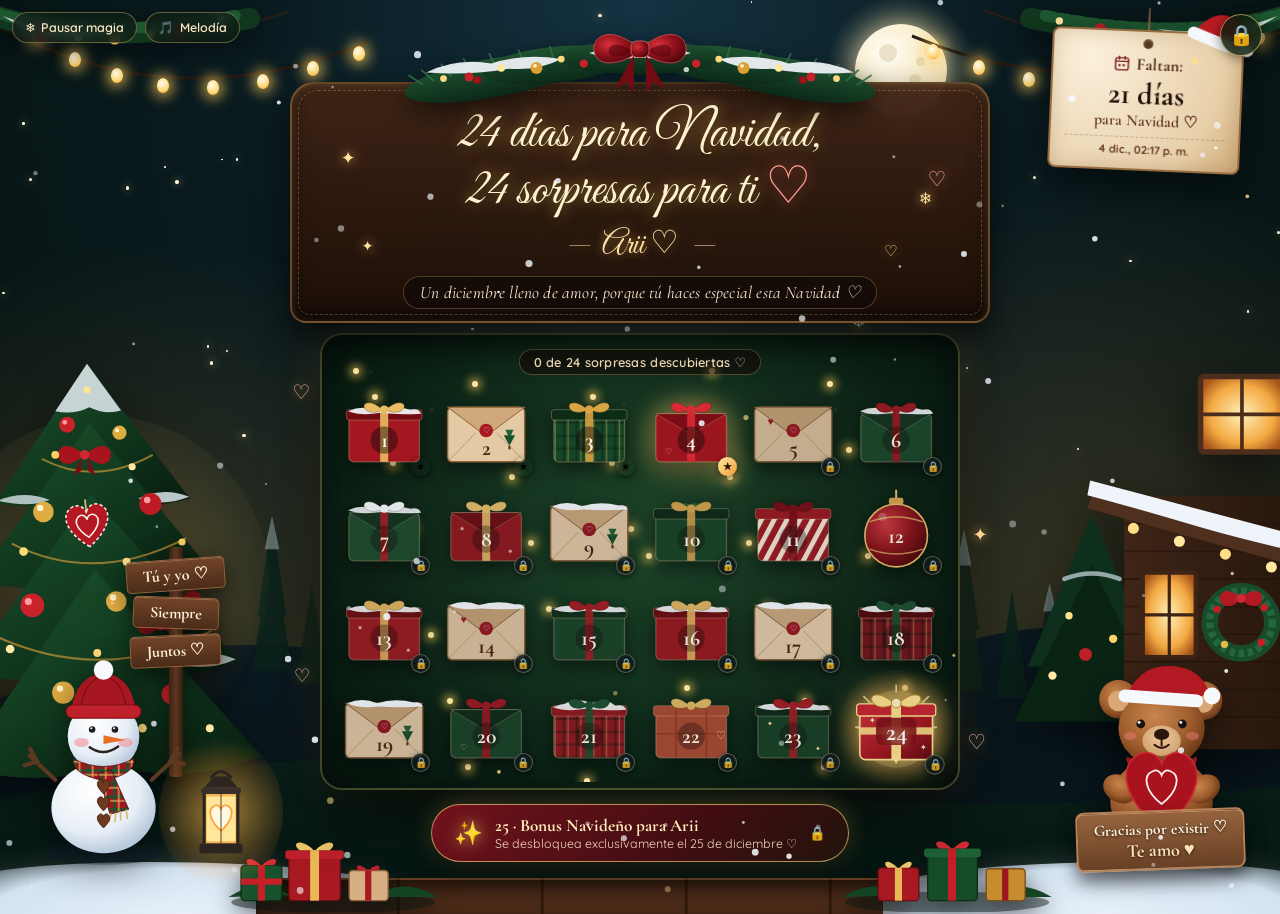
<file: index.html>
<!DOCTYPE html>
<html lang="es">
<head>
  <meta charset="UTF-8">
  <meta name="viewport" content="width=device-width, initial-scale=1.0">
  <title>24 días para Navidad, 24 sorpresas para ti ♡ — Arii</title>
  <meta name="description" content="Calendario de Adviento romántico y mágico en el bosque navideño, creado especialmente para Arii.">
  <link rel="preconnect" href="https://fonts.googleapis.com">
  <link rel="preconnect" href="https://fonts.gstatic.com" crossorigin>
  <link href="https://fonts.googleapis.com/css2?family=Cormorant+Garamond:ital,wght@0,500;0,600;0,700;1,500;1,600&family=Great+Vibes&family=Quicksand:wght@500;600;700&display=swap" rel="stylesheet" media="print" onload="this.media='all'">
  <noscript>
    <link href="https://fonts.googleapis.com/css2?family=Cormorant+Garamond:ital,wght@0,500;0,600;0,700;1,500;1,600&family=Great+Vibes&family=Quicksand:wght@500;600;700&display=swap" rel="stylesheet">
  </noscript>
  <link rel="stylesheet" href="styles.css">
</head>
<body>
  <!-- Ambient Snow & Sparkles Layer -->
  <canvas id="snowCanvas" class="snow-canvas" aria-hidden="true"></canvas>

  <!-- Subtle Accessibility / Ambient Controls (Music Box & Motion Toggle) -->
  <div class="ambient-controls" role="region" aria-label="Controles de ambiente">
    <button type="button" id="toggleMotionBtn" class="ambient-btn" aria-label="Pausar animaciones de nieve y luces">
      <span class="ambient-btn-icon" aria-hidden="true">❄️</span>
      <span class="ambient-btn-text">Pausar magia</span>
    </button>
    <button type="button" id="toggleMusicBtn" class="ambient-btn" aria-pressed="false" aria-label="Reproducir melodía navideña suave">
      <span class="ambient-btn-icon" aria-hidden="true">🎵</span>
      <span class="ambient-btn-text">Melodía</span>
    </button>
  </div>

  <!-- Main Enchanted Christmas Forest Scene -->
  <main class="forest-scene" id="forestScene">
    <!-- Sky, Moon, Distant Snowy Forest & Floating Glows -->
    <div class="sky-backdrop" aria-hidden="true">
      <div class="aurora-glow"></div>
      <div class="stars-layer" id="starsLayer"></div>

      <!-- Full Moon Upper Right -->
      <div class="moon-wrap">
        <div class="moon-halo"></div>
        <div class="moon-disc">
          <span class="crater c1"></span>
          <span class="crater c2"></span>
          <span class="crater c3"></span>
        </div>
      </div>

      <!-- Distant Snowy Pine Silhouettes -->
      <svg class="distant-forest" viewBox="0 0 1600 420" preserveAspectRatio="none">
        <defs>
          <linearGradient id="hillFar" x1="0" y1="0" x2="0" y2="1">
            <stop offset="0%" stop-color="#0b1a22"/>
            <stop offset="100%" stop-color="#071316"/>
          </linearGradient>
          <linearGradient id="hillMid" x1="0" y1="0" x2="0" y2="1">
            <stop offset="0%" stop-color="#0a201b"/>
            <stop offset="100%" stop-color="#05130f"/>
          </linearGradient>
        </defs>
        <path d="M0,260 Q280,190 560,245 T1120,235 T1600,255 L1600,420 L0,420 Z" fill="url(#hillFar)"/>
        <!-- Distant Pines Left-Center & Right-Center -->
        <g fill="#0c231c" opacity="0.9">
          <polygon points="315,240 340,145 365,240"/>
          <polygon points="322,200 340,125 358,200"/>
          <polygon points="370,250 390,175 410,250"/>
          <polygon points="1180,255 1205,155 1230,255"/>
          <polygon points="1186,210 1205,135 1224,210"/>
          <polygon points="1245,260 1265,180 1285,260"/>
          <polygon points="1290,265 1312,175 1334,265"/>
        </g>
        <!-- Snow caps on distant pines -->
        <g fill="#dbe9f4" opacity="0.38">
          <polygon points="340,125 331,150 349,150"/>
          <polygon points="1205,135 1196,162 1214,162"/>
          <polygon points="1312,175 1304,196 1320,196"/>
        </g>
        <path d="M0,335 Q400,285 800,320 T1600,325 L1600,420 L0,420 Z" fill="url(#hillMid)"/>
      </svg>

      <!-- Top Hanging String Lights (Festoon Bulbs) -->
      <svg class="top-string-lights" viewBox="0 0 1600 180" preserveAspectRatio="none">
        <path d="M-20,18 Q210,125 460,42" fill="none" stroke="#221912" stroke-width="3"/>
        <path d="M1140,36 Q1375,115 1620,25" fill="none" stroke="#221912" stroke-width="3"/>
        <path d="M0,8 Q160,65 360,12" fill="none" stroke="#2a1f16" stroke-width="2"/>
        <path d="M1230,10 Q1420,72 1610,12" fill="none" stroke="#2a1f16" stroke-width="2"/>
      </svg>
      <div class="festoon-bulbs-left" id="festoonLeft"></div>
      <div class="festoon-bulbs-right" id="festoonRight"></div>
    </div>

    <!-- Top Pine Garland & Main Wooden Title Plaque -->
    <header class="top-banner-area">
      <!-- Left & Right Draped Pine Boughs -->
      <svg class="top-garland garland-left" viewBox="0 0 360 120" aria-hidden="true">
        <path d="M-10,15 Q120,65 320,25" fill="none" stroke="#10361d" stroke-width="26" stroke-linecap="round"/>
        <path d="M-10,12 Q125,58 310,20" fill="none" stroke="#1d5730" stroke-width="14" stroke-linecap="round" stroke-dasharray="10 8"/>
        <path d="M18,22 Q85,48 165,38 Q125,52 55,44 Z" fill="#eef5fc" opacity="0.82"/>
        <circle cx="65" cy="46" r="8" fill="#c11d27"/><circle cx="155" cy="50" r="7" fill="#dfb04b"/>
        <circle cx="235" cy="39" r="8" fill="#c11d27"/><circle cx="110" cy="48" r="4.5" fill="#ffe79e"/>
        <circle cx="200" cy="44" r="4.5" fill="#ffe79e"/><circle cx="285" cy="28" r="4.5" fill="#ffe79e"/>
      </svg>
      <svg class="top-garland garland-right" viewBox="0 0 360 120" aria-hidden="true">
        <path d="M370,15 Q240,65 40,25" fill="none" stroke="#10361d" stroke-width="26" stroke-linecap="round"/>
        <path d="M370,12 Q235,58 50,20" fill="none" stroke="#1d5730" stroke-width="14" stroke-linecap="round" stroke-dasharray="10 8"/>
        <path d="M342,22 Q275,48 195,38 Q235,52 305,44 Z" fill="#eef5fc" opacity="0.82"/>
        <circle cx="295" cy="46" r="8" fill="#c11d27"/><circle cx="205" cy="50" r="7" fill="#dfb04b"/>
        <circle cx="125" cy="39" r="8" fill="#c11d27"/><circle cx="250" cy="48" r="4.5" fill="#ffe79e"/>
        <circle cx="160" cy="44" r="4.5" fill="#ffe79e"/><circle cx="75" cy="28" r="4.5" fill="#ffe79e"/>
      </svg>

      <div class="title-plaque">
        <!-- Decorative Crown: Snow-dusted Pine Boughs, Holly & Crimson Velvet Bow -->
        <div class="plaque-crown" aria-hidden="true">
          <svg class="plaque-crown-svg" viewBox="0 0 760 120" preserveAspectRatio="xMidYMax meet">
            <defs>
              <radialGradient id="bowRed" cx="35%" cy="35%" r="70%">
                <stop offset="0%" stop-color="#d6323a"/>
                <stop offset="55%" stop-color="#8f111a"/>
                <stop offset="100%" stop-color="#53070d"/>
              </radialGradient>
              <linearGradient id="pineDark" x1="0" y1="0" x2="0" y2="1">
                <stop offset="0%" stop-color="#1f5331"/>
                <stop offset="100%" stop-color="#0b2817"/>
              </linearGradient>
            </defs>
            <!-- Pine Branch Clusters -->
            <g fill="url(#pineDark)">
              <ellipse cx="180" cy="86" rx="115" ry="26" transform="rotate(-10 180 86)"/>
              <ellipse cx="265" cy="68" rx="95" ry="24" transform="rotate(-6 265 68)"/>
              <ellipse cx="580" cy="86" rx="115" ry="26" transform="rotate(10 580 86)"/>
              <ellipse cx="495" cy="68" rx="95" ry="24" transform="rotate(6 495 68)"/>
              <ellipse cx="380" cy="58" rx="110" ry="22"/>
            </g>
            <!-- Pine Needle Tufts -->
            <g stroke="#2c6f43" stroke-width="2.5" stroke-linecap="round" opacity="0.85">
              <path d="M90,94 L72,82 M105,89 L89,75 M128,83 L115,67 M155,77 L145,60 M188,71 L179,53 M225,65 L218,48 M265,61 L260,44"/>
              <path d="M670,94 L688,82 M655,89 L671,75 M632,83 L645,67 M605,77 L615,60 M572,71 L581,53 M535,65 L542,48 M495,61 L500,44"/>
            </g>
            <!-- Snow Accents on Pine -->
            <path d="M95,78 Q135,58 182,66 Q225,52 275,60 Q245,76 205,73 Q155,82 95,78 Z" fill="#f3f7fb" opacity="0.92"/>
            <path d="M665,78 Q625,58 578,66 Q535,52 485,60 Q515,76 555,73 Q605,82 665,78 Z" fill="#f3f7fb" opacity="0.92"/>
            <path d="M312,52 Q345,42 380,48 Q415,42 448,52 Q420,62 380,58 Q340,62 312,52 Z" fill="#f3f7fb" opacity="0.88"/>
            <!-- Holly Berries & Baubles -->
            <g>
              <circle cx="152" cy="84" r="6" fill="#c9212a"/><circle cx="163" cy="88" r="5" fill="#9e121a"/>
              <circle cx="242" cy="72" r="8" fill="#d9a036"/><circle cx="240" cy="69" r="2.5" fill="#fff4c4"/>
              <circle cx="608" cy="84" r="6" fill="#c9212a"/><circle cx="597" cy="88" r="5" fill="#9e121a"/>
              <circle cx="518" cy="72" r="8" fill="#d9a036"/><circle cx="516" cy="69" r="2.5" fill="#fff4c4"/>
              <circle cx="305" cy="66" r="5.5" fill="#c9212a"/><circle cx="455" cy="66" r="5.5" fill="#c9212a"/>
            </g>
            <!-- Warm Fairy Bulbs in Crown -->
            <g class="crown-fairy-lights">
              <circle cx="118" cy="86" r="4.5" fill="#ffd97d"/>
              <circle cx="195" cy="72" r="5" fill="#ffe79e"/>
              <circle cx="275" cy="60" r="4.5" fill="#ffd97d"/>
              <circle cx="485" cy="60" r="4.5" fill="#ffd97d"/>
              <circle cx="565" cy="72" r="5" fill="#ffe79e"/>
              <circle cx="642" cy="86" r="4.5" fill="#ffd97d"/>
            </g>
            <!-- Big Crimson Velvet Bow -->
            <g transform="translate(380,46)">
              <!-- Ribbons Hanging Down -->
              <path d="M-8,8 L-34,54 L-18,45 L-8,58 Z" fill="#700b13"/>
              <path d="M8,8 L34,54 L18,45 L8,58 Z" fill="#700b13"/>
              <!-- Bow Loops -->
              <path d="M-4,-2 C-42,-34 -68,-14 -60,8 C-53,26 -24,20 -4,6 Z" fill="url(#bowRed)" stroke="#e0565d" stroke-width="1"/>
              <path d="M4,-2 C42,-34 68,-14 60,8 C53,26 24,20 4,6 Z" fill="url(#bowRed)" stroke="#e0565d" stroke-width="1"/>
              <!-- Bow Inner Folds -->
              <path d="M-12,2 C-34,-12 -46,-2 -40,8 C-34,14 -20,10 -12,4 Z" fill="#4f060c" opacity="0.55"/>
              <path d="M12,2 C34,-12 46,-2 40,8 C34,14 20,10 12,4 Z" fill="#4f060c" opacity="0.55"/>
              <!-- Knot -->
              <rect x="-12" y="-10" width="24" height="22" rx="8" fill="url(#bowRed)" stroke="#e86e74" stroke-width="1"/>
            </g>
          </svg>
        </div>

        <div class="plaque-wood-body">
          <!-- Floating glowing sparkles around title -->
          <span class="title-sparkle s1" aria-hidden="true">✦</span>
          <span class="title-sparkle s2" aria-hidden="true">❄</span>
          <span class="title-sparkle s3" aria-hidden="true">✦</span>
          <span class="title-heart-glow h1" aria-hidden="true">♡</span>
          <span class="title-heart-glow h2" aria-hidden="true">♡</span>

          <h1 class="main-title">
            <span class="title-line">24 días para Navidad,</span>
            <span class="title-line">24 sorpresas para ti <span class="glow-heart" aria-hidden="true">♡</span></span>
          </h1>
          <p class="arii-signature"><span class="sig-dash" aria-hidden="true">—</span> Arii <span aria-hidden="true">♡</span> <span class="sig-dash" aria-hidden="true">—</span></p>
          <p class="dedication-strip">Un diciembre lleno de amor, porque tú haces especial esta Navidad ♡</p>
        </div>
      </div>

      <!-- Hanging Parchment Countdown Sign (Top Right like reference) -->
      <aside class="countdown-card" aria-label="Cuenta regresiva para Navidad">
        <div class="countdown-rope" aria-hidden="true"></div>
        <!-- Cute Santa Hat Perched on Corner -->
        <svg class="countdown-santa-hat" viewBox="0 0 90 70" aria-hidden="true">
          <path d="M14,44 Q32,4 62,16 Q76,22 76,42 Q50,48 14,44 Z" fill="#b81b24"/>
          <path d="M58,14 Q79,22 80,44" fill="none" stroke="#850e15" stroke-width="5"/>
          <circle cx="80" cy="46" r="8.5" fill="#f7f9fc"/>
          <rect x="8" y="38" width="56" height="14" rx="7" transform="rotate(8 36 45)" fill="#f5f7fa"/>
        </svg>
        <div class="countdown-parchment">
          <div class="countdown-header">
            <svg class="calendar-mini-icon" viewBox="0 0 24 24" aria-hidden="true">
              <rect x="3" y="4" width="18" height="17" rx="3" fill="none" stroke="currentColor" stroke-width="2"/>
              <path d="M3,9 L21,9 M8,2 L8,6 M16,2 L16,6" stroke="currentColor" stroke-width="2" stroke-linecap="round"/>
              <rect x="7" y="13" width="3" height="3" fill="currentColor"/>
              <rect x="13" y="13" width="3" height="3" fill="currentColor"/>
            </svg>
            <span id="countdownLabel">Faltan:</span>
          </div>
          <div class="countdown-value" id="countdownDays">-- días</div>
          <div class="countdown-sub" id="countdownSub">para Navidad ♡</div>
          <div class="countdown-peru-time" id="peruDateDisplay"></div>
        </div>
      </aside>
    </header>

    <!-- Main 3-Column Storybook Stage: Left Forest | Center 24 Gifts | Right Cabin & Bear -->
    <div class="scene-stage">
      <!-- LEFT WING: Giant Decorated Christmas Tree, Signpost, Snowman, Lantern, Gifts -->
      <section class="wing-left" aria-hidden="true">
        <!-- Giant Left Christmas Tree -->
        <div class="big-tree-left">
          <svg viewBox="0 0 420 620" class="tree-svg">
            <defs>
              <radialGradient id="treeGlow" cx="50%" cy="45%" r="55%">
                <stop offset="0%" stop-color="#ffd578" stop-opacity="0.28"/>
                <stop offset="100%" stop-color="#ffd578" stop-opacity="0"/>
              </radialGradient>
              <linearGradient id="pineLeft" x1="0" y1="0" x2="1" y2="1">
                <stop offset="0%" stop-color="#1d5630"/>
                <stop offset="55%" stop-color="#10361d"/>
                <stop offset="100%" stop-color="#071d0f"/>
              </linearGradient>
            </defs>
            <circle cx="155" cy="310" r="210" fill="url(#treeGlow)"/>
            <!-- Tree Tiers -->
            <path d="M135,35 L20,210 Q80,222 140,205 Q205,222 265,205 Z" fill="url(#pineLeft)"/>
            <path d="M138,110 L-5,310 Q75,328 145,305 Q225,328 295,300 Z" fill="url(#pineLeft)"/>
            <path d="M140,200 L-20,425 Q70,446 150,418 Q245,445 325,410 Z" fill="url(#pineLeft)"/>
            <path d="M145,295 L-25,545 Q80,572 165,542 Q265,568 355,530 Z" fill="url(#pineLeft)"/>
            <!-- Snow Dusting on Boughs -->
            <path d="M135,35 L95,95 Q118,100 138,90 Q158,100 178,94 Z" fill="#eef5fc" opacity="0.82"/>
            <path d="M22,208 Q55,194 88,207 Q62,217 22,208 Z" fill="#eef5fc" opacity="0.72"/>
            <path d="M200,205 Q232,190 264,203 Q232,216 200,205 Z" fill="#eef5fc" opacity="0.78"/>
            <path d="M225,304 Q262,286 293,298 Q262,315 225,304 Z" fill="#eef5fc" opacity="0.72"/>
            <path d="M245,412 Q288,392 323,408 Q285,425 245,412 Z" fill="#eef5fc" opacity="0.68"/>
            <!-- Garland Swags -->
            <path d="M78,155 Q145,190 218,150" fill="none" stroke="#c89437" stroke-width="2.5" opacity="0.7"/>
            <path d="M40,262 Q145,315 260,255" fill="none" stroke="#c89437" stroke-width="2.5" opacity="0.7"/>
            <path d="M18,378 Q155,442 292,372" fill="none" stroke="#c89437" stroke-width="2.5" opacity="0.7"/>
            <!-- Red Satin Bows -->
            <g transform="translate(132,148)">
              <path d="M-3,0 C-24,-18 -38,-6 -32,8 C-26,18 -10,12 -3,3 Z" fill="#a8141e"/>
              <path d="M3,0 C24,-18 38,-6 32,8 C26,18 10,12 3,3 Z" fill="#a8141e"/>
              <circle cx="0" cy="2" r="6" fill="#d12933"/>
              <path d="M-4,5 L-14,28 L-4,22 Z M4,5 L14,28 L4,22 Z" fill="#7c0c13"/>
            </g>
            <g transform="translate(228,365) scale(0.85)">
              <path d="M-3,0 C-24,-18 -38,-6 -32,8 C-26,18 -10,12 -3,3 Z" fill="#a8141e"/>
              <path d="M3,0 C24,-18 38,-6 32,8 C26,18 10,12 3,3 Z" fill="#a8141e"/>
              <circle cx="0" cy="2" r="6" fill="#d12933"/>
            </g>
            <!-- Signature Stitched Red Heart Ornament on Left Tree -->
            <g transform="translate(136,240) rotate(-6)">
              <line x1="0" y1="-34" x2="0" y2="-18" stroke="#e4c27a" stroke-width="2"/>
              <path d="M0,26 C-28,6 -34,-18 -17,-26 C-7,-30 0,-21 0,-16 C0,-21 7,-30 17,-26 C34,-18 28,6 0,26 Z" fill="#b31823" stroke="#f2e6dc" stroke-width="2" stroke-dasharray="4 3"/>
              <path d="M0,14 C-14,3 -18,-9 -9,-14 C-4,-16 0,-11 0,-8 C0,-11 4,-16 9,-14 C18,-9 14,3 0,14 Z" fill="none" stroke="#fff4ea" stroke-width="2"/>
            </g>
            <!-- Red & Gold Baubles -->
            <g>
              <circle cx="110" cy="112" r="10" fill="#c9222b"/><circle cx="107" cy="109" r="3" fill="#ff9ca1"/>
              <circle cx="176" cy="122" r="9" fill="#dfac42"/><circle cx="173" cy="119" r="2.5" fill="#fff6cf"/>
              <circle cx="80" cy="222" r="13" fill="#dfac42"/><circle cx="76" cy="217" r="4" fill="#fff6cf"/>
              <circle cx="215" cy="212" r="14" fill="#bd1b24"/><circle cx="211" cy="207" r="4" fill="#ff9ca1"/>
              <circle cx="66" cy="340" r="15" fill="#c9222b"/><circle cx="61" cy="335" r="4.5" fill="#ff9ca1"/>
              <circle cx="172" cy="335" r="13" fill="#dfac42"/><circle cx="168" cy="330" r="4" fill="#fff6cf"/>
              <circle cx="268" cy="332" r="11" fill="#bd1b24"/>
              <circle cx="105" cy="450" r="14" fill="#dfac42"/><circle cx="101" cy="445" r="4" fill="#fff6cf"/>
              <circle cx="242" cy="452" r="13" fill="#c9222b"/>
            </g>
            <!-- Twinkling Tree Lights -->
            <g class="tree-twinkle-lights">
              <circle class="tl t1" cx="135" cy="68" r="4.5" fill="#ffe48f"/>
              <circle class="tl t2" cx="95" cy="150" r="5" fill="#ffcf63"/>
              <circle class="tl t3" cx="192" cy="165" r="4.5" fill="#ffe9a6"/>
              <circle class="tl t4" cx="55" cy="272" r="5.5" fill="#ffd978"/>
              <circle class="tl t5" cx="185" cy="285" r="5" fill="#ffe48f"/>
              <circle class="tl t6" cx="255" cy="260" r="4.5" fill="#ffcf63"/>
              <circle class="tl t7" cx="38" cy="395" r="5.5" fill="#ffe9a6"/>
              <circle class="tl t8" cx="148" cy="400" r="5" fill="#ffd978"/>
              <circle class="tl t9" cx="275" cy="392" r="5" fill="#ffe48f"/>
              <circle class="tl t10" cx="205" cy="495" r="5.5" fill="#ffd978"/>
              <circle class="tl t11" cx="290" cy="495" r="5" fill="#ffe9a6"/>
            </g>
          </svg>
        </div>

        <!-- Wooden Signpost: "Tú y yo ♡ / Siempre / Juntos ♡" -->
        <div class="signpost-left">
          <div class="signpost-pole"></div>
          <div class="sign-plank p1">Tú y yo ♡</div>
          <div class="sign-plank p2">Siempre</div>
          <div class="sign-plank p3">Juntos ♡</div>
        </div>

        <!-- Cute Snowman + Glowing Heart Lantern -->
        <div class="snowman-and-lantern">
          <!-- Snowman SVG -->
          <svg class="snowman-svg" viewBox="0 0 220 270">
            <defs>
              <radialGradient id="snowGrad" cx="38%" cy="32%" r="68%">
                <stop offset="0%" stop-color="#ffffff"/>
                <stop offset="68%" stop-color="#e7eef6"/>
                <stop offset="100%" stop-color="#b9cade"/>
              </radialGradient>
              <pattern id="plaidScarf" width="16" height="16" patternUnits="userSpaceOnUse">
                <rect width="16" height="16" fill="#9f161f"/>
                <rect x="0" y="5" width="16" height="3" fill="#18542f"/>
                <rect x="5" y="0" width="3" height="16" fill="#18542f"/>
                <rect x="11" y="0" width="1.5" height="16" fill="#e5b85c"/>
                <rect x="0" y="11" width="16" height="1.5" fill="#e5b85c"/>
              </pattern>
            </defs>
            <!-- Shadow -->
            <ellipse cx="105" cy="252" rx="72" ry="14" fill="#0d1c28" opacity="0.35"/>
            <!-- Twig Arms -->
            <path d="M46,162 L14,132 M26,144 L15,124 M22,140 L8,144" stroke="#5c3821" stroke-width="5" stroke-linecap="round"/>
            <path d="M164,162 L198,130 M184,144 L196,123 M188,140 L204,142" stroke="#5c3821" stroke-width="5" stroke-linecap="round"/>
            <!-- Body & Head -->
            <ellipse cx="105" cy="196" rx="64" ry="56" fill="url(#snowGrad)"/>
            <circle cx="105" cy="108" r="44" fill="url(#snowGrad)"/>
            <!-- Rosy Cheeks -->
            <ellipse cx="78" cy="116" rx="9" ry="5.5" fill="#f3989e" opacity="0.65"/>
            <ellipse cx="132" cy="116" rx="9" ry="5.5" fill="#f3989e" opacity="0.65"/>
            <!-- Eyes & Smile -->
            <circle cx="91" cy="100" r="4" fill="#1e1b1c"/>
            <circle cx="90" cy="98.5" r="1.3" fill="#ffffff"/>
            <circle cx="119" cy="100" r="4" fill="#1e1b1c"/>
            <circle cx="118" cy="98.5" r="1.3" fill="#ffffff"/>
            <path d="M88,122 Q105,134 123,121" fill="none" stroke="#2a2220" stroke-width="3" stroke-linecap="round"/>
            <!-- Carrot Nose -->
            <polygon points="105,107 132,113 105,118" fill="#e86f24"/>
            <!-- Plaid Scarf -->
            <path d="M68,136 Q105,155 142,136 Q146,154 105,163 Q64,154 68,136 Z" fill="url(#plaidScarf)" stroke="#5c0a10" stroke-width="1"/>
            <path d="M114,149 L136,198 L113,204 L98,154 Z" fill="url(#plaidScarf)" stroke="#5c0a10" stroke-width="1"/>
            <!-- Scarf Fringe -->
            <path d="M114,204 L112,213 M120,203 L119,213 M126,201 L126,211 M133,199 L134,209" stroke="#d8b56c" stroke-width="2" stroke-linecap="round"/>
            <!-- Three Wooden Heart Buttons -->
            <g fill="#6d3a20" stroke="#3d1e0f" stroke-width="1">
              <path d="M105,179 C99,173 95,167 99,163 C102,160 105,163 105,165 C105,163 108,160 111,163 C115,167 111,173 105,179 Z"/>
              <path d="M105,200 C99,194 95,188 99,184 C102,181 105,184 105,186 C105,184 108,181 111,184 C115,188 111,194 105,200 Z"/>
              <path d="M105,221 C99,215 95,209 99,205 C102,202 105,205 105,207 C105,205 108,202 111,205 C115,209 111,215 105,221 Z"/>
            </g>
            <!-- Red Knitted Beanie -->
            <path d="M65,78 Q72,32 105,32 Q138,32 145,78 Z" fill="#a81721"/>
            <path d="M77,74 Q82,38 105,35 Q128,38 133,74" fill="none" stroke="#850e16" stroke-width="2"/>
            <rect x="59" y="70" width="92" height="16" rx="8" fill="#bf212b" stroke="#850e16" stroke-width="1.5"/>
            <circle cx="105" cy="27" r="12" fill="#f7f9fc"/>
          </svg>

          <!-- Vintage Glowing Heart Lantern -->
          <div class="lantern-wrap">
            <div class="lantern-aura"></div>
            <svg class="lantern-svg" viewBox="0 0 90 125">
              <path d="M32,20 Q45,4 58,20" fill="none" stroke="#2a2420" stroke-width="3.5"/>
              <polygon points="24,32 66,32 54,18 36,18" fill="#2c2521"/>
              <rect x="20" y="32" width="50" height="8" rx="3" fill="#3a302b"/>
              <!-- Warm Glass Window -->
              <rect x="24" y="40" width="42" height="62" rx="3" fill="#ffbe55" opacity="0.92"/>
              <rect x="27" y="43" width="36" height="56" rx="2" fill="#ffe699"/>
              <!-- Glowing Heart Inside Lantern -->
              <path d="M45,86 C31,74 28,60 36,55 C41,52 45,57 45,60 C45,57 49,52 54,55 C62,60 59,74 45,86 Z" fill="#fff9e2" stroke="#ff9d2e" stroke-width="2"/>
              <!-- Frame Bars -->
              <line x1="24" y1="40" x2="24" y2="102" stroke="#2a231f" stroke-width="4"/>
              <line x1="66" y1="40" x2="66" y2="102" stroke="#2a231f" stroke-width="4"/>
              <line x1="45" y1="40" x2="45" y2="102" stroke="#2a231f" stroke-width="2" opacity="0.5"/>
              <rect x="18" y="102" width="54" height="12" rx="3" fill="#2b2420"/>
            </svg>
          </div>
        </div>
      </section>

      <!-- CENTER: THE INTERACTIVE ADVENT CALENDAR (24 GIFTS + BONUS 25) -->
      <section class="calendar-center" aria-label="Calendario de Adviento de 24 días">
        <div class="calendar-board" id="calendarBoard">
          <!-- Warm Fairy Lights Frame & Floating Hearts -->
          <div class="board-lights" id="boardLights" aria-hidden="true"></div>
          <div class="board-floating-hearts" aria-hidden="true">
            <span class="bh b1">♡</span>
            <span class="bh b2">✦</span>
            <span class="bh b3">♡</span>
            <span class="bh b4">❄</span>
            <span class="bh b5">♡</span>
          </div>

          <!-- Progress Pill Subtle -->
          <div class="progress-ribbon" id="progressRibbon">
            <span id="progressText">0 de 24 sorpresas descubiertas ♡</span>
          </div>

          <!-- 24 Gift Tiles Container (Populated by app.js for rich SVG detail & real date checks) -->
          <div class="gifts-grid" id="giftsGrid" role="list"></div>
        </div>

        <!-- Day 25 Bonus Navideño (Special Extra Gift below the 24 board) -->
        <div class="bonus-25-wrap" id="bonus25Wrap">
          <!-- Populated & managed by app.js -->
        </div>
      </section>

      <!-- RIGHT WING: Cozy Cabin, Wreath, Right Pine Tree, Plush Teddy Bear, "Gracias por existir / Te amo" Sign -->
      <section class="wing-right" aria-hidden="true">
        <!-- Cozy Wooden Cabin Corner & Glowing Window + Wreath + Right Pine Tree -->
        <div class="cabin-and-tree">
          <svg class="cabin-svg" viewBox="0 0 320 430">
            <defs>
              <linearGradient id="cabinWall" x1="0" y1="0" x2="1" y2="0">
                <stop offset="0%" stop-color="#3e2517"/>
                <stop offset="100%" stop-color="#27160d"/>
              </linearGradient>
              <radialGradient id="windowWarm" cx="50%" cy="50%" r="60%">
                <stop offset="0%" stop-color="#fff0b8"/>
                <stop offset="65%" stop-color="#f3a942"/>
                <stop offset="100%" stop-color="#a85519"/>
              </radialGradient>
            </defs>
            <!-- Pine Tree behind Cabin -->
            <g transform="translate(15,155)">
              <polygon points="85,0 15,165 155,165" fill="#0d2f1b"/>
              <polygon points="85,55 0,225 170,225" fill="#0a2414"/>
              <path d="M55,70 Q85,58 115,70" fill="none" stroke="#dce8f5" stroke-width="5" stroke-linecap="round" opacity="0.65"/>
              <circle cx="60" cy="110" r="4" fill="#ffe18c"/><circle cx="108" cy="135" r="4.5" fill="#ffd269"/>
              <circle cx="42" cy="175" r="4.5" fill="#ffe9a6"/><circle cx="118" cy="190" r="4" fill="#ffd269"/>
              <circle cx="78" cy="152" r="7" fill="#be1f28"/>
            </g>
            <!-- Cabin Structure -->
            <rect x="135" y="135" width="185" height="275" fill="url(#cabinWall)"/>
            <!-- Wood Plank Lines -->
            <g stroke="#24130a" stroke-width="2" opacity="0.65">
              <line x1="135" y1="165" x2="320" y2="165"/><line x1="135" y1="195" x2="320" y2="195"/>
              <line x1="135" y1="225" x2="320" y2="225"/><line x1="135" y1="255" x2="320" y2="255"/>
              <line x1="135" y1="285" x2="320" y2="285"/><line x1="135" y1="315" x2="320" y2="315"/>
              <line x1="135" y1="345" x2="320" y2="345"/><line x1="135" y1="375" x2="320" y2="375"/>
            </g>
            <!-- Upper Glowing Window -->
            <rect x="218" y="5" width="90" height="82" rx="4" fill="url(#windowWarm)" stroke="#4c2d1b" stroke-width="6"/>
            <line x1="263" y1="5" x2="263" y2="87" stroke="#4c2d1b" stroke-width="4"/>
            <line x1="218" y1="46" x2="308" y2="46" stroke="#4c2d1b" stroke-width="4"/>
            <!-- Sloped Snowy Roof Overhang -->
            <polygon points="105,120 325,180 325,212 95,148" fill="#4f301e"/>
            <path d="M98,118 L325,178 L325,196 Q255,180 205,165 Q148,148 95,134 Z" fill="#eef4fa"/>
            <!-- Porch Lights Along Eaves -->
            <circle cx="145" cy="170" r="6" fill="#ffdf84"/><circle cx="195" cy="184" r="6" fill="#ffe79e"/>
            <circle cx="245" cy="198" r="6" fill="#ffdf84"/><circle cx="295" cy="212" r="6" fill="#ffe79e"/>
            <!-- Cabin Lower Window -->
            <rect x="155" y="218" width="58" height="92" rx="4" fill="url(#windowWarm)" stroke="#3e2415" stroke-width="5"/>
            <line x1="184" y1="218" x2="184" y2="310" stroke="#3e2415" stroke-width="3.5"/>
            <line x1="155" y1="264" x2="213" y2="264" stroke="#3e2415" stroke-width="3.5"/>
            <!-- Christmas Wreath on Cabin Wall -->
            <g transform="translate(262,272)">
              <circle cx="0" cy="0" r="34" fill="none" stroke="#184b2a" stroke-width="18"/>
              <circle cx="0" cy="0" r="34" fill="none" stroke="#25673c" stroke-width="8" stroke-dasharray="6 4"/>
              <circle cx="-26" cy="-14" r="4" fill="#c71d27"/><circle cx="25" cy="-16" r="4" fill="#c71d27"/>
              <circle cx="-18" cy="24" r="4" fill="#e5b84b"/><circle cx="22" cy="22" r="4" fill="#c71d27"/>
              <path d="M-2,-28 C-16,-40 -26,-32 -22,-22 C-18,-14 -6,-18 -2,-24 Z" fill="#b31823"/>
              <path d="M2,-28 C16,-40 26,-32 22,-22 C18,-14 6,-18 2,-24 Z" fill="#b31823"/>
              <circle cx="0" cy="-26" r="5" fill="#d12933"/>
            </g>
          </svg>
        </div>

        <!-- Cute Plush Teddy Bear + Heart + "Gracias por existir ♡ / Te amo ♥" Sign -->
        <div class="teddy-and-sign">
          <svg class="teddy-svg" viewBox="0 0 240 270">
            <defs>
              <radialGradient id="furGrad" cx="42%" cy="35%" r="65%">
                <stop offset="0%" stop-color="#c9854c"/>
                <stop offset="65%" stop-color="#9e5d2d"/>
                <stop offset="100%" stop-color="#6e3a17"/>
              </radialGradient>
              <radialGradient id="snoutGrad" cx="50%" cy="40%" r="60%">
                <stop offset="0%" stop-color="#f0c89c"/>
                <stop offset="100%" stop-color="#cfa06e"/>
              </radialGradient>
              <pattern id="bearScarf" width="14" height="14" patternUnits="userSpaceOnUse">
                <rect width="14" height="14" fill="#9c141d"/>
                <rect x="0" y="5" width="14" height="3" fill="#174f2c"/>
                <rect x="5" y="0" width="3" height="14" fill="#174f2c"/>
              </pattern>
            </defs>
            <!-- Shadow -->
            <ellipse cx="122" cy="248" rx="76" ry="15" fill="#0d1c28" opacity="0.38"/>
            <!-- Ears -->
            <circle cx="68" cy="64" r="24" fill="url(#furGrad)"/>
            <circle cx="68" cy="66" r="13" fill="#d9a675"/>
            <circle cx="174" cy="66" r="24" fill="url(#furGrad)"/>
            <circle cx="174" cy="68" r="13" fill="#d9a675"/>
            <!-- Body & Feet -->
            <ellipse cx="122" cy="192" rx="64" ry="56" fill="url(#furGrad)"/>
            <ellipse cx="64" cy="230" rx="26" ry="20" transform="rotate(-18 64 230)" fill="url(#furGrad)"/>
            <ellipse cx="62" cy="231" rx="16" ry="12" transform="rotate(-18 62 231)" fill="#d9a675"/>
            <ellipse cx="180" cy="230" rx="26" ry="20" transform="rotate(18 180 230)" fill="url(#furGrad)"/>
            <ellipse cx="182" cy="231" rx="16" ry="12" transform="rotate(18 182 231)" fill="#d9a675"/>
            <!-- Head -->
            <ellipse cx="122" cy="100" rx="54" ry="48" fill="url(#furGrad)"/>
            <!-- Snout -->
            <ellipse cx="122" cy="116" rx="24" ry="19" fill="url(#snoutGrad)"/>
            <ellipse cx="122" cy="108" rx="9.5" ry="7" fill="#2c170f"/>
            <path d="M122,115 L122,122 M113,121 Q122,129 131,121" fill="none" stroke="#2c170f" stroke-width="2.5" stroke-linecap="round"/>
            <!-- Eyes & Blush -->
            <circle cx="96" cy="95" r="5.5" fill="#181210"/><circle cx="94" cy="93" r="1.8" fill="#ffffff"/>
            <circle cx="148" cy="95" r="5.5" fill="#181210"/><circle cx="146" cy="93" r="1.8" fill="#ffffff"/>
            <ellipse cx="83" cy="110" rx="8" ry="5" fill="#e87a7a" opacity="0.5"/>
            <ellipse cx="161" cy="110" rx="8" ry="5" fill="#e87a7a" opacity="0.5"/>
            <!-- Santa Hat -->
            <path d="M76,66 Q94,14 146,24 Q174,30 182,58 Q132,68 76,66 Z" fill="#b31922"/>
            <circle cx="185" cy="60" r="10.5" fill="#f6f9fc"/>
            <rect x="68" y="55" width="106" height="16" rx="8" transform="rotate(4 121 63)" fill="#f5f8fc"/>
            <!-- Plaid Scarf -->
            <path d="M78,136 Q122,155 166,136 Q170,152 122,162 Q74,152 78,136 Z" fill="url(#bearScarf)"/>
            <!-- Arms Holding Big Plush Heart -->
            <ellipse cx="70" cy="176" rx="22" ry="17" transform="rotate(28 70 176)" fill="url(#furGrad)"/>
            <ellipse cx="174" cy="176" rx="22" ry="17" transform="rotate(-28 174 176)" fill="url(#furGrad)"/>
            <!-- Big Crimson Plush Heart -->
            <path d="M122,226 C72,190 66,144 96,132 C110,127 120,138 122,145 C124,138 134,127 148,132 C178,144 172,190 122,226 Z" fill="#a8131d" stroke="#cf2934" stroke-width="2"/>
            <path d="M122,195 C101,179 98,159 111,154 C117,151 121,156 122,159 C123,156 127,151 133,154 C146,159 143,179 122,195 Z" fill="none" stroke="#ffecec" stroke-width="2.2"/>
          </svg>

          <!-- Wooden Sign: "Gracias por existir ♡ / Te amo ♥" -->
          <div class="bear-wooden-sign">
            <p class="bear-sign-line1">Gracias por existir ♡</p>
            <p class="bear-sign-line2">Te amo ♥</p>
          </div>
        </div>
      </section>
    </div>

    <!-- Foreground Snowy Clearing, Wooden Deck & Decorative Ground Gifts -->
    <div class="foreground-ground" aria-hidden="true">
      <div class="snow-bank-left"></div>
      <div class="wood-deck-center"></div>
      <div class="snow-bank-right"></div>
      <!-- Decorative Wrapped Presents, Pine Sprigs & Holly at the Bottom Foreground -->
      <svg class="ground-gifts-left" viewBox="0 0 260 95">
        <ellipse cx="130" cy="84" rx="115" ry="12" fill="#081512" opacity="0.45"/>
        <!-- Pine Sprigs & Holly -->
        <path d="M12,78 Q45,55 82,76 Z" fill="#134525"/>
        <path d="M175,78 Q210,54 248,78 Z" fill="#134525"/>
        <circle cx="52" cy="72" r="4" fill="#c71f28"/><circle cx="60" cy="75" r="3.5" fill="#9c141c"/>
        <!-- Gift 1: Green -->
        <rect x="26" y="42" width="46" height="40" rx="4" fill="#17522c" stroke="#0d2e18" stroke-width="1.5"/>
        <rect x="45" y="42" width="8" height="40" fill="#c71f28"/><rect x="26" y="57" width="46" height="7" fill="#c71f28"/>
        <path d="M48,42 C36,30 28,36 35,42 Z M50,42 C62,30 70,36 63,42 Z" fill="#d92b35"/>
        <!-- Gift 2: Red Large -->
        <rect x="80" y="30" width="58" height="52" rx="4" fill="#a81922" stroke="#6b0d14" stroke-width="1.5"/>
        <rect x="76" y="25" width="66" height="10" rx="3" fill="#bf212b"/>
        <rect x="104" y="25" width="10" height="57" fill="#eab956"/>
        <path d="M108,25 C92,10 82,18 92,25 Z M110,25 C126,10 136,18 126,25 Z" fill="#f0c869"/>
        <!-- Gift 3: Kraft Small -->
        <rect x="148" y="48" width="44" height="34" rx="4" fill="#d6b084" stroke="#8f6339" stroke-width="1.5"/>
        <rect x="166" y="48" width="7" height="34" fill="#a81922"/>
        <path d="M169,48 C159,38 153,43 159,48 Z M170,48 C180,38 186,43 180,48 Z" fill="#bf212b"/>
      </svg>
      <svg class="ground-gifts-right" viewBox="0 0 260 95">
        <ellipse cx="130" cy="84" rx="115" ry="12" fill="#081512" opacity="0.45"/>
        <path d="M12,78 Q45,55 82,76 Z" fill="#134525"/>
        <path d="M175,78 Q210,54 248,78 Z" fill="#134525"/>
        <circle cx="202" cy="71" r="4" fill="#c71f28"/><circle cx="210" cy="74" r="3.5" fill="#9c141c"/>
        <!-- Gift 1: Red Small -->
        <rect x="52" y="45" width="46" height="37" rx="4" fill="#a81922" stroke="#6b0d14" stroke-width="1.5"/>
        <rect x="71" y="45" width="8" height="37" fill="#eab956"/>
        <path d="M74,45 C62,33 56,39 63,45 Z M76,45 C88,33 94,39 87,45 Z" fill="#f0c869"/>
        <!-- Gift 2: Green Large -->
        <rect x="108" y="28" width="56" height="54" rx="4" fill="#164d29" stroke="#0c2c17" stroke-width="1.5"/>
        <rect x="104" y="23" width="64" height="10" rx="3" fill="#1e6336"/>
        <rect x="131" y="23" width="9" height="59" fill="#c71f28"/>
        <path d="M135,23 C121,9 112,17 121,23 Z M137,23 C151,9 160,17 151,23 Z" fill="#d92b35"/>
        <!-- Gift 3: Gold Accent -->
        <rect x="174" y="46" width="44" height="36" rx="4" fill="#c78b30" stroke="#784f14" stroke-width="1.5"/>
        <rect x="192" y="46" width="7" height="36" fill="#9e1620"/>
      </svg>
    </div>
  </main>

  <!-- DIALOG 1: Romantic Locked-Gift Patience Modal -->
  <dialog id="lockedDialog" class="festive-dialog locked-dialog" closedby="any" aria-labelledby="lockedTitle">
    <div class="dialog-wood-frame">
      <button type="button" class="dialog-close-btn" data-close-dialog="lockedDialog" aria-label="Cerrar aviso">✕</button>
      <div class="locked-emblem" aria-hidden="true">🔒✨</div>
      <h1 id="lockedTitle" class="dialog-script-title">Un poquito de paciencia, mi amor...</h1>
      <p id="lockedMessage" class="locked-copy">
        Todavía no llega el momento de abrir este regalo ♡
      </p>
      <p id="lockedUnlockDate" class="locked-date-pill"></p>
      <form method="dialog" class="dialog-actions">
        <button type="submit" class="festive-btn primary-btn" autofocus>Volver al bosque ♡</button>
      </form>
    </div>
  </dialog>

  <!-- DIALOG 2: Daily Surprise Modal (Days 1–24 + Day 25 Bonus) -->
  <dialog id="surpriseDialog" class="festive-dialog surprise-dialog" closedby="any" aria-labelledby="surpriseTitle">
    <div class="dialog-parchment-shell" id="surpriseShell">
      <!-- Golden Particles Burst Layer -->
      <div class="sparkle-burst" id="sparkleBurst" aria-hidden="true"></div>

      <header class="surprise-header">
        <div class="surprise-badge-row">
          <span class="surprise-day-badge" id="surpriseDayBadge">Día 1</span>
          <span class="surprise-type-pill" id="surpriseTypePill">Carta</span>
        </div>
        <button type="button" class="dialog-close-btn" data-close-dialog="surpriseDialog" aria-label="Cerrar sorpresa">✕</button>
      </header>

      <h1 id="surpriseTitle" class="surprise-main-title">Título de la sorpresa</h1>

      <!-- Dynamic Surprise Presentation Area -->
      <div class="surprise-body" id="surpriseBody"></div>

      <footer class="surprise-footer">
        <button type="button" class="festive-btn secondary-btn" data-close-dialog="surpriseDialog">
          ← Regresar al calendario
        </button>
      </footer>
    </div>
  </dialog>

  <!-- Load Editable Data & App Logic (classic scripts work smoothly on both HTTP and file://) -->
  <script src="data/surprises.js"></script>
  <script src="app.js"></script>
  <script src="admin-edit.js" defer></script>
</body>
</html>
</file>
<file: styles.css>
/* ==========================================================================
   BOSQUE NAVIDEÑO ROMÁNTICO PARA ARII
   Recreación fiel de la escena de referencia:
   Verde bosque oscuro · Rojo navideño · Dorado cálido · Madera · Nieve
   ========================================================================== */

:root {
  --forest-night: #061215;
  --forest-deep: #0b2419;
  --pine-mid: #143b24;
  --crimson: #a81822;
  --crimson-deep: #6b0d14;
  --gold-warm: #ffd87d;
  --gold-rich: #d99b38;
  --wood-dark: #2c190f;
  --wood-mid: #4a2a19;
  --parchment: #f5e6cc;
  --snow-white: #f4f8fc;
  --text-warm: #fff5e4;

  --font-script: 'Great Vibes', 'Cormorant Garamond', Georgia, cursive;
  --font-serif: 'Cormorant Garamond', Georgia, serif;
  --font-ui: 'Quicksand', system-ui, -apple-system, sans-serif;
}

*,
*::before,
*::after {
  box-sizing: border-box;
}

html {
  scroll-behavior: smooth;
}

body {
  margin: 0;
  min-height: 100dvh;
  font-family: var(--font-ui);
  color: var(--text-warm);
  background:
    radial-gradient(ellipse at 50% 0%, #143242 0%, #0a1b20 42%, #05110d 100%);
  overflow-x: hidden;
  position: relative;
}

/* Canvas de Nieve & Destellos */
.snow-canvas {
  position: fixed;
  inset: 0;
  width: 100%;
  height: 100%;
  pointer-events: none;
  z-index: 40;
}

/* Controles de Ambiente discretos (Esquina superior izquierda) */
.ambient-controls {
  position: fixed;
  top: 12px;
  left: 12px;
  z-index: 50;
  display: flex;
  gap: 8px;
}

.ambient-btn {
  display: inline-flex;
  align-items: center;
  gap: 6px;
  padding: 7px 12px;
  border-radius: 999px;
  border: 1px solid rgba(255, 216, 125, 0.35);
  background: rgba(13, 28, 21, 0.78);
  backdrop-filter: blur(8px);
  color: #ffecc7;
  font-family: var(--font-ui);
  font-size: 0.78rem;
  font-weight: 600;
  cursor: pointer;
  transition: background-color 0.2s ease, border-color 0.2s ease, transform 0.2s ease;
}

.ambient-btn:hover {
  background: rgba(29, 58, 43, 0.92);
  border-color: rgba(255, 216, 125, 0.7);
}

.ambient-btn[aria-pressed="true"] {
  background: rgba(138, 22, 31, 0.85);
  border-color: var(--gold-warm);
}

.ambient-btn:focus-visible,
.gift-tile:focus-visible,
.bonus-25-btn:focus-visible,
.festive-btn:focus-visible,
.dialog-close-btn:focus-visible {
  outline: 2px solid #ffe49c;
  outline-offset: 3px;
}

/* Escenario Principal del Bosque */
.forest-scene {
  position: relative;
  min-height: 100dvh;
  width: 100%;
  display: flex;
  flex-direction: column;
  justify-content: space-between;
  padding-top: 6px;
  overflow: hidden;
  isolation: isolate;
}

/* Fondo del Cielo, Luna, Estrellas y Montañas */
.sky-backdrop {
  position: absolute;
  inset: 0;
  z-index: -2;
  pointer-events: none;
  overflow: hidden;
}

.aurora-glow {
  position: absolute;
  inset: 0;
  background:
    radial-gradient(circle at 50% 48%, rgba(255, 198, 92, 0.14) 0%, transparent 45%),
    radial-gradient(circle at 12% 72%, rgba(255, 185, 76, 0.2) 0%, transparent 32%),
    radial-gradient(circle at 86% 68%, rgba(255, 178, 72, 0.2) 0%, transparent 35%);
}

.stars-layer {
  position: absolute;
  inset: 0 0 45% 0;
}

.bg-star {
  position: absolute;
  border-radius: 50%;
  background: #fff7d6;
  box-shadow: 0 0 8px rgba(255, 232, 160, 0.85);
}

@media (prefers-reduced-motion: no-preference) {
  .bg-star {
    animation: twinkleStar var(--dur, 4s) ease-in-out infinite alternate;
    animation-delay: var(--delay, 0s);
  }
}

.moon-wrap {
  position: absolute;
  top: 24px;
  right: 26%;
  width: 92px;
  height: 92px;
}

.moon-halo {
  position: absolute;
  inset: -28px;
  border-radius: 50%;
  background: radial-gradient(circle, rgba(255, 240, 194, 0.5) 0%, rgba(255, 224, 150, 0.14) 48%, transparent 72%);
}

.moon-disc {
  position: relative;
  width: 100%;
  height: 100%;
  border-radius: 50%;
  background: radial-gradient(circle at 35% 32%, #fffdf4 0%, #f5e5ba 65%, #d6be86 100%);
  box-shadow: 0 0 28px rgba(255, 239, 186, 0.72);
}

.crater {
  position: absolute;
  border-radius: 50%;
  background: rgba(190, 162, 108, 0.28);
}
.crater.c1 { width: 18px; height: 18px; top: 22%; left: 26%; }
.crater.c2 { width: 12px; height: 12px; top: 54%; left: 58%; }
.crater.c3 { width: 9px; height: 9px; top: 36%; left: 66%; }

.distant-forest {
  position: absolute;
  left: 0;
  right: 0;
  bottom: 0;
  width: 100%;
  height: 62%;
}

.top-string-lights {
  position: absolute;
  top: 0;
  left: 0;
  width: 100%;
  height: 180px;
}

.festoon-bulbs-left,
.festoon-bulbs-right {
  position: absolute;
  top: 0;
  width: 30%;
  height: 150px;
}
.festoon-bulbs-left { left: 0; }
.festoon-bulbs-right { right: 0; }

.festoon-bulb {
  position: absolute;
  width: 12px;
  height: 15px;
  border-radius: 50% 50% 45% 45%;
  background: radial-gradient(circle at 40% 35%, #fffef0 0%, #ffd56b 65%, #d9821e 100%);
  box-shadow: 0 0 14px 4px rgba(255, 206, 92, 0.75);
}

@media (prefers-reduced-motion: no-preference) {
  .festoon-bulb {
    animation: warmPulse var(--dur, 3.2s) ease-in-out infinite alternate;
    animation-delay: var(--delay, 0s);
  }
}

/* ==========================================================================
   ENCABEZADO SUPERIOR: RAMAS DE PINO, MOÑO ROJO, TÍTULO MADERA Y CONTADOR
   ========================================================================== */
.top-banner-area {
  position: relative;
  width: min(1440px, 100%);
  margin: 0 auto;
  padding: 6px 20px 8px;
  display: flex;
  justify-content: center;
  align-items: flex-start;
  z-index: 10;
}

.top-garland {
  position: absolute;
  top: -8px;
  width: clamp(190px, 23vw, 350px);
  height: auto;
  pointer-events: none;
  z-index: 1;
  filter: drop-shadow(0 8px 14px rgba(0, 0, 0, 0.55));
}

.garland-left { left: -12px; }
.garland-right { right: -12px; }

.title-plaque {
  position: relative;
  width: min(700px, 94vw);
  text-align: center;
  margin-top: 2px;
}

.plaque-crown {
  position: relative;
  width: 100%;
  margin-bottom: -22px;
  z-index: 3;
  pointer-events: none;
}

.plaque-crown-svg {
  width: 100%;
  max-height: 90px;
  display: block;
  filter: drop-shadow(0 8px 12px rgba(0, 0, 0, 0.55));
}

.plaque-wood-body {
  position: relative;
  padding: 22px 26px 12px;
  border-radius: 24px 24px 16px 16px;
  background:
    linear-gradient(180deg, rgba(64, 36, 21, 0.96) 0%, rgba(41, 22, 12, 0.98) 65%, rgba(28, 15, 8, 0.98) 100%);
  border: 2px solid rgba(199, 146, 76, 0.42);
  box-shadow:
    0 18px 36px rgba(0, 0, 0, 0.65),
    inset 0 2px 10px rgba(255, 210, 130, 0.16),
    inset 0 -8px 20px rgba(0, 0, 0, 0.55);
}

.plaque-wood-body::before {
  content: '';
  position: absolute;
  inset: 6px;
  border-radius: 20px 20px 12px 12px;
  border: 1px dashed rgba(255, 218, 138, 0.25);
  pointer-events: none;
}

.title-sparkle,
.title-heart-glow {
  position: absolute;
  color: #ffe39a;
  text-shadow: 0 0 12px rgba(255, 210, 102, 0.9);
  pointer-events: none;
}
.title-sparkle.s1 { top: 26%; left: 7%; font-size: 1.1rem; }
.title-sparkle.s2 { top: 44%; right: 8%; font-size: 1rem; }
.title-sparkle.s3 { bottom: 28%; left: 10%; font-size: 0.9rem; }
.title-heart-glow.h1 { top: 34%; right: 6%; font-size: 1.3rem; color: #ffb3a7; }
.title-heart-glow.h2 { bottom: 26%; right: 13%; font-size: 0.95rem; color: #ffcf8f; }

.main-title {
  margin: 0;
  font-family: var(--font-script);
  font-weight: 400;
  font-size: clamp(2rem, 4.1vw, 3.35rem);
  line-height: 1.08;
  color: #fff2cf;
  text-shadow:
    0 0 14px rgba(255, 200, 96, 0.65),
    0 3px 6px rgba(0, 0, 0, 0.75);
}

.title-line {
  display: block;
}

.glow-heart {
  color: #ff9c8f;
  text-shadow: 0 0 14px rgba(255, 110, 95, 0.85);
}

.arii-signature {
  margin: 4px 0 6px;
  font-family: var(--font-script);
  font-size: clamp(1.55rem, 2.5vw, 2.05rem);
  color: #ffe3a8;
  text-shadow: 0 0 10px rgba(255, 198, 92, 0.6);
}

.sig-dash {
  opacity: 0.7;
  margin: 0 6px;
}

.dedication-strip {
  margin: 4px auto 0;
  display: inline-block;
  padding: 5px 16px;
  border-radius: 999px;
  background: rgba(17, 10, 7, 0.72);
  border: 1px solid rgba(255, 212, 134, 0.25);
  font-family: var(--font-serif);
  font-size: clamp(0.95rem, 1.35vw, 1.15rem);
  font-style: italic;
  color: #f9ead1;
  letter-spacing: 0.01em;
}

/* Cartel de Cuenta Regresiva (Estilo Pergamino Colgado con Gorro de Navidad) */
.countdown-card {
  position: absolute;
  top: 22px;
  right: max(18px, 3vw);
  width: 192px;
  transform: rotate(2.5deg);
  z-index: 12;
  filter: drop-shadow(0 14px 20px rgba(0, 0, 0, 0.55));
}

.countdown-rope {
  width: 2px;
  height: 24px;
  margin: -20px auto -2px;
  background: linear-gradient(180deg, #5e442c, #8c6a47);
}

.countdown-santa-hat {
  position: absolute;
  top: -28px;
  right: -14px;
  width: 78px;
  height: 60px;
  z-index: 3;
  transform: rotate(12deg);
  pointer-events: none;
}

.countdown-parchment {
  position: relative;
  padding: 14px 14px 12px;
  border-radius: 8px;
  background:
    radial-gradient(circle at 20% 20%, #fbf0dc 0%, #e7cfa8 72%, #cfa978 100%);
  color: #361e12;
  border: 2px solid #966b3f;
  text-align: center;
  box-shadow: inset 0 0 18px rgba(120, 74, 34, 0.22);
}

.countdown-parchment::before {
  content: '';
  position: absolute;
  top: 7px;
  left: 50%;
  transform: translateX(-50%);
  width: 10px;
  height: 10px;
  border-radius: 50%;
  background: #5c3a21;
  box-shadow: inset 0 1px 2px rgba(255, 255, 255, 0.35);
}

.countdown-header {
  margin-top: 8px;
  display: inline-flex;
  align-items: center;
  gap: 6px;
  font-family: var(--font-serif);
  font-weight: 700;
  font-size: 1.05rem;
  color: #4b2615;
}

.calendar-mini-icon {
  width: 17px;
  height: 17px;
  color: #7e1c21;
}

.countdown-value {
  margin-top: 2px;
  font-family: var(--font-serif);
  font-weight: 700;
  font-size: 1.9rem;
  line-height: 1.05;
  color: #241008;
}

.countdown-sub {
  font-family: var(--font-serif);
  font-weight: 600;
  font-size: 1rem;
  color: #5b2e1b;
}

.countdown-peru-time {
  margin-top: 6px;
  padding-top: 5px;
  border-top: 1px dashed rgba(91, 46, 27, 0.28);
  font-size: 0.7rem;
  font-weight: 700;
  color: #6a3d27;
}

/* ==========================================================================
   ESCENARIO DE 3 COLUMNAS: ÁRBOL & MUÑECO | TABLERO 24 REGALOS | CABAÑA & OSITO
   ========================================================================== */
.scene-stage {
  position: relative;
  width: min(1480px, 100%);
  margin: 0 auto;
  padding: 2px 14px 16px;
  display: grid;
  grid-template-columns: minmax(210px, 1fr) minmax(520px, 640px) minmax(210px, 1fr);
  align-items: end;
  gap: 10px;
  z-index: 8;
}

/* Ala Izquierda */
.wing-left {
  position: relative;
  min-height: 480px;
  display: flex;
  flex-direction: column;
  justify-content: flex-end;
  align-items: flex-start;
  pointer-events: none;
}

.big-tree-left {
  position: absolute;
  left: -34px;
  bottom: 35px;
  width: clamp(270px, 26vw, 390px);
  z-index: 1;
  filter: drop-shadow(0 16px 24px rgba(0, 0, 0, 0.55));
}

.tree-svg {
  width: 100%;
  height: auto;
  display: block;
}

.signpost-left {
  position: absolute;
  left: 38%;
  bottom: 195px;
  z-index: 3;
  display: flex;
  flex-direction: column;
  align-items: center;
  gap: 6px;
  filter: drop-shadow(0 8px 12px rgba(0, 0, 0, 0.6));
}

.signpost-pole {
  position: absolute;
  top: -12px;
  bottom: -110px;
  width: 14px;
  background: linear-gradient(90deg, #3c2214, #5c3621, #351d10);
  border-radius: 4px;
  z-index: -1;
}

.sign-plank {
  padding: 5px 16px;
  background: linear-gradient(180deg, #734529 0%, #4b2b18 100%);
  border: 1.5px solid #96623d;
  border-radius: 5px;
  font-family: var(--font-serif);
  font-weight: 700;
  font-size: 1rem;
  color: #fff3da;
  white-space: nowrap;
  box-shadow: inset 0 1px 0 rgba(255, 224, 175, 0.25);
}

.sign-plank.p1 { transform: rotate(-4deg); }
.sign-plank.p2 { transform: rotate(2deg); }
.sign-plank.p3 { transform: rotate(-2.5deg); }

.snowman-and-lantern {
  position: relative;
  z-index: 4;
  display: flex;
  align-items: flex-end;
  gap: 2px;
  margin-left: 4px;
  margin-bottom: -6px;
}

.snowman-svg {
  width: clamp(148px, 14vw, 200px);
  height: auto;
  filter: drop-shadow(0 10px 16px rgba(0, 0, 0, 0.5));
}

.lantern-wrap {
  position: relative;
  width: 72px;
  margin-left: -14px;
  margin-bottom: 6px;
}

.lantern-aura {
  position: absolute;
  inset: -26px;
  border-radius: 50%;
  background: radial-gradient(circle, rgba(255, 187, 74, 0.62) 0%, rgba(255, 149, 44, 0.18) 55%, transparent 75%);
  z-index: -1;
}

.lantern-svg {
  width: 100%;
  height: auto;
  display: block;
}

/* Ala Derecha */
.wing-right {
  position: relative;
  min-height: 480px;
  display: flex;
  flex-direction: column;
  justify-content: flex-end;
  align-items: flex-end;
  pointer-events: none;
}

.cabin-and-tree {
  position: absolute;
  right: -28px;
  top: -10px;
  width: clamp(240px, 23vw, 330px);
  z-index: 1;
  filter: drop-shadow(0 16px 26px rgba(0, 0, 0, 0.55));
}

.cabin-svg {
  width: 100%;
  height: auto;
  display: block;
}

.teddy-and-sign {
  position: relative;
  z-index: 4;
  display: flex;
  flex-direction: column;
  align-items: center;
  margin-right: 10px;
  margin-bottom: -8px;
}

.teddy-svg {
  width: clamp(160px, 15vw, 215px);
  height: auto;
  filter: drop-shadow(0 12px 18px rgba(0, 0, 0, 0.55));
}

.bear-wooden-sign {
  margin-top: -54px;
  padding: 7px 16px;
  border-radius: 8px;
  background: linear-gradient(180deg, #96643e 0%, #684024 100%);
  border: 2px solid #b98256;
  box-shadow:
    0 10px 18px rgba(0, 0, 0, 0.55),
    inset 0 1px 0 rgba(255, 232, 198, 0.35);
  text-align: center;
  transform: rotate(-2deg);
}

.bear-sign-line1,
.bear-sign-line2 {
  margin: 0;
  font-family: var(--font-serif);
  font-weight: 700;
  color: #fff6e6;
  text-shadow: 0 1px 3px rgba(0, 0, 0, 0.65);
}
.bear-sign-line1 { font-size: 0.98rem; }
.bear-sign-line2 { font-size: 1.15rem; color: #ffe3b8; }

/* ==========================================================================
   TABLERO CENTRAL DEL CALENDARIO (24 REGALOS ÚNICOS + BONUS 25)
   ========================================================================== */
.calendar-center {
  position: relative;
  z-index: 10;
  display: flex;
  flex-direction: column;
  align-items: center;
}

.calendar-board {
  position: relative;
  width: 100%;
  padding: 14px 16px 16px;
  border-radius: 22px;
  background:
    radial-gradient(circle at 50% 45%, rgba(28, 72, 41, 0.88) 0%, rgba(11, 34, 21, 0.94) 68%, rgba(7, 22, 14, 0.97) 100%);
  border: 2px solid rgba(255, 214, 128, 0.24);
  box-shadow:
    0 24px 55px rgba(0, 0, 0, 0.72),
    0 0 42px rgba(255, 188, 76, 0.14),
    inset 0 0 36px rgba(0, 0, 0, 0.55);
}

/* Luces cálidas tejidas detrás y alrededor del tablero */
.board-lights {
  position: absolute;
  inset: 6px;
  pointer-events: none;
  z-index: 0;
  overflow: hidden;
  border-radius: 18px;
}

.fairy-dot {
  position: absolute;
  width: 6px;
  height: 6px;
  border-radius: 50%;
  background: #ffe8a3;
  box-shadow: 0 0 10px 3px rgba(255, 206, 89, 0.75);
}

@media (prefers-reduced-motion: no-preference) {
  .fairy-dot,
  .tree-twinkle-lights .tl,
  .crown-fairy-lights circle {
    animation: warmPulse var(--dur, 3s) ease-in-out infinite alternate;
    animation-delay: var(--delay, 0s);
  }
}

.board-floating-hearts {
  position: absolute;
  inset: -14px;
  pointer-events: none;
  z-index: 2;
}

.bh {
  position: absolute;
  color: #ffd391;
  text-shadow: 0 0 12px rgba(255, 198, 92, 0.85);
}
.bh.b1 { top: 12%; left: -16px; font-size: 1.25rem; color: #ffaea3; }
.bh.b2 { top: 42%; right: -16px; font-size: 1.15rem; }
.bh.b3 { bottom: 24%; left: -14px; font-size: 1.15rem; color: #ffaea3; }
.bh.b4 { top: -10px; right: 16%; font-size: 1rem; color: #e2f2ff; }
.bh.b5 { bottom: 10%; right: -14px; font-size: 1.3rem; color: #ffaea3; }

.progress-ribbon {
  position: relative;
  z-index: 2;
  display: flex;
  justify-content: center;
  margin-bottom: 12px;
}

#progressText {
  padding: 4px 14px;
  border-radius: 999px;
  background: rgba(20, 12, 8, 0.65);
  border: 1px solid rgba(255, 216, 125, 0.28);
  font-size: 0.8rem;
  font-weight: 600;
  color: #fbe5bd;
  letter-spacing: 0.02em;
}

/* Cuadrícula orgánica de 4 filas × 6 columnas en PC */
.gifts-grid {
  position: relative;
  z-index: 2;
  display: grid;
  grid-template-columns: repeat(6, minmax(0, 1fr));
  gap: 10px 10px;
  align-items: center;
}

/* Cada Casilla / Regalo Individual */
.gift-tile {
  position: relative;
  appearance: none;
  border: 0;
  background: transparent;
  padding: 2px;
  margin: 0;
  cursor: pointer;
  display: flex;
  flex-direction: column;
  align-items: center;
  justify-content: center;
  aspect-ratio: 1 / 0.96;
  border-radius: 12px;
  transition: transform 0.26s cubic-bezier(0.22, 1, 0.36, 1), filter 0.26s ease;
}

.gift-tile:hover {
  transform: translateY(-4px) scale(1.04);
  filter: drop-shadow(0 10px 14px rgba(0, 0, 0, 0.55));
}

.gift-tile:active {
  transform: translateY(-1px) scale(0.98);
}

.gift-art-svg {
  width: 100%;
  height: 100%;
  display: block;
  overflow: visible;
  filter: drop-shadow(0 6px 10px rgba(0, 0, 0, 0.5));
}

.gift-number-label {
  font-family: var(--font-serif);
  font-weight: 700;
  font-size: 27px;
  text-anchor: middle;
  dominant-baseline: central;
  pointer-events: none;
}

/* Estados de Desbloqueo */
.gift-tile.is-locked {
  filter: saturate(0.86) brightness(0.92);
}

.gift-tile.is-locked:hover {
  filter: saturate(0.95) brightness(1);
}

.gift-tile.is-available-today {
  filter: drop-shadow(0 0 12px rgba(255, 214, 110, 0.72));
}

@media (prefers-reduced-motion: no-preference) {
  .gift-tile.is-available-today {
    animation: todayGlow 2.4s ease-in-out infinite alternate;
  }
}

.gift-tile.is-opened .gift-art-svg {
  opacity: 0.94;
}

/* Insignia sutil de estado (candado o check dorado) */
.gift-status-chip {
  position: absolute;
  bottom: 0px;
  right: 0px;
  width: 19px;
  height: 19px;
  border-radius: 50%;
  display: grid;
  place-items: center;
  font-size: 10px;
  pointer-events: none;
  box-shadow: 0 2px 6px rgba(0, 0, 0, 0.55);
}

.gift-tile.is-locked .gift-status-chip {
  background: rgba(15, 29, 32, 0.88);
  border: 1px solid rgba(255, 232, 180, 0.35);
  color: #e6d9bf;
}

.gift-tile.is-opened .gift-status-chip {
  background: linear-gradient(135deg, #f9d878, #c78323);
  color: #2b1407;
  font-weight: 800;
}

.gift-tile.is-available-today .gift-status-chip {
  background: linear-gradient(135deg, #ffe99e, #f29d38);
  color: #2b1407;
  font-weight: 800;
}

/* ==========================================================================
   DÍA 24: REGALO PRINCIPAL DESTACADO CON BRILLO DORADO ESPECIAL
   ========================================================================== */
.gift-tile.is-day-24 {
  transform: scale(1.06);
  z-index: 3;
}

.gift-tile.is-day-24::before {
  content: '';
  position: absolute;
  inset: -10px;
  border-radius: 18px;
  background: radial-gradient(circle, rgba(255, 214, 102, 0.65) 0%, rgba(255, 162, 56, 0.25) 48%, transparent 72%);
  z-index: -1;
  pointer-events: none;
}

.gift-tile.is-day-24 .gift-art-svg {
  filter:
    drop-shadow(0 0 14px rgba(255, 206, 92, 0.9))
    drop-shadow(0 8px 16px rgba(0, 0, 0, 0.6));
}

.gift-tile.is-day-24:hover {
  transform: translateY(-5px) scale(1.11);
}

@media (prefers-reduced-motion: no-preference) {
  .gift-tile.is-day-24::before {
    animation: halo24 2.8s ease-in-out infinite alternate;
  }
}

/* Animación de sacudida suave al tocar un regalo futuro */
@media (prefers-reduced-motion: no-preference) {
  .gift-tile.shake-locked,
  .bonus-25-btn.shake-locked {
    animation: gentleShake 0.48s cubic-bezier(0.36, 0.07, 0.19, 0.97) both;
  }

  .gift-tile.unlock-burst {
    animation: unlockPop 0.65s cubic-bezier(0.22, 1, 0.36, 1);
  }
}

/* ==========================================================================
   DÍA 25: BONUS NAVIDEÑO ESPECIAL FUERA DE LAS 24 CASILLAS
   ========================================================================== */
.bonus-25-wrap {
  margin-top: 14px;
  display: flex;
  justify-content: center;
  width: 100%;
}

.bonus-25-btn {
  appearance: none;
  position: relative;
  display: inline-flex;
  align-items: center;
  gap: 12px;
  padding: 10px 22px;
  border-radius: 999px;
  border: 1.5px solid rgba(255, 218, 128, 0.62);
  background:
    linear-gradient(135deg, rgba(124, 18, 28, 0.92) 0%, rgba(69, 13, 19, 0.95) 60%, rgba(36, 20, 12, 0.96) 100%);
  color: #fff2cf;
  font-family: var(--font-ui);
  cursor: pointer;
  box-shadow:
    0 10px 24px rgba(0, 0, 0, 0.55),
    0 0 22px rgba(255, 206, 92, 0.25);
  transition: transform 0.24s ease, box-shadow 0.24s ease;
}

.bonus-25-btn:hover {
  transform: translateY(-2px) scale(1.02);
  box-shadow:
    0 14px 28px rgba(0, 0, 0, 0.65),
    0 0 30px rgba(255, 214, 108, 0.45);
}

.bonus-25-btn.is-unlocked {
  background:
    linear-gradient(135deg, #c98622 0%, #9b1c26 52%, #680f18 100%);
  border-color: #ffe8a3;
}

.bonus-star-icon {
  font-size: 1.45rem;
  filter: drop-shadow(0 0 8px rgba(255, 218, 110, 0.9));
}

.bonus-copy {
  text-align: left;
}

.bonus-title {
  display: block;
  font-family: var(--font-serif);
  font-weight: 700;
  font-size: 1.08rem;
  color: #ffeab8;
}

.bonus-sub {
  display: block;
  font-size: 0.78rem;
  color: #f3d7bd;
}

/* ==========================================================================
   SUELO DE NIEVE, CUBIERTA DE MADERA Y REGALOS APILADOS DECORATIVOS
   ========================================================================== */
.foreground-ground {
  position: relative;
  height: 54px;
  width: 100%;
  margin-top: -18px;
  z-index: 6;
  pointer-events: none;
}

.wood-deck-center {
  position: absolute;
  left: 20%;
  right: 20%;
  bottom: 0;
  height: 36px;
  background:
    repeating-linear-gradient(90deg, #4b2b18 0px, #4b2b18 140px, #2b160b 142px, #3f2313 144px),
    linear-gradient(180deg, #56321d 0%, #2a160c 100%);
  border-top: 2px solid rgba(196, 140, 88, 0.25);
  box-shadow: inset 0 8px 16px rgba(0, 0, 0, 0.55);
}

.snow-bank-left,
.snow-bank-right {
  position: absolute;
  bottom: 0;
  width: 34%;
  height: 52px;
  background: radial-gradient(ellipse at 50% 100%, #e7f0f9 0%, #d4e3f2 62%, rgba(212, 227, 242, 0) 100%);
  filter: drop-shadow(0 -4px 12px rgba(255, 255, 255, 0.14));
}
.snow-bank-left { left: -3%; border-radius: 60% 80% 0 0; }
.snow-bank-right { right: -3%; border-radius: 80% 60% 0 0; }

.ground-gifts-left,
.ground-gifts-right {
  position: absolute;
  bottom: 2px;
  width: clamp(160px, 18vw, 255px);
  height: auto;
  filter: drop-shadow(0 8px 12px rgba(0, 0, 0, 0.55));
}
.ground-gifts-left { left: 17%; }
.ground-gifts-right { right: 17%; }

/* ==========================================================================
   MODALES NATIVOS <dialog> CON ANIMACIÓN MODERNA TOP-LAYER & FALLBACKS
   ========================================================================== */
dialog.festive-dialog {
  border: 0;
  padding: 0;
  margin: auto;
  max-width: min(640px, calc(100vw - 24px));
  max-height: calc(100dvh - 28px);
  width: 100%;
  background: transparent;
  color: inherit;
  overflow: visible;
  opacity: 0;
  transition-property: opacity, transform, display, overlay;
  transition-duration: 0.3s;
  transition-timing-function: cubic-bezier(0.22, 1, 0.36, 1);
  transition-behavior: allow-discrete;
}

@media (prefers-reduced-motion: no-preference) {
  dialog.festive-dialog {
    transform: scale(0.93) translateY(10px);
  }
}

dialog.festive-dialog:modal {
  overscroll-behavior: contain;
}

dialog.festive-dialog::backdrop {
  background-color: rgba(4, 11, 12, 0);
  backdrop-filter: blur(4px);
  overflow: hidden;
  overscroll-behavior: contain;
  transition-property: background-color, display, overlay;
  transition-duration: 0.3s;
  transition-timing-function: ease-out;
  transition-behavior: allow-discrete;
}

:is(dialog.festive-dialog[open]):where(:not([data-closing])) {
  opacity: 1;

  @starting-style {
    opacity: 0;
  }

  @media (prefers-reduced-motion: no-preference) {
    transform: scale(1) translateY(0);

    @starting-style {
      transform: scale(0.93) translateY(10px);
    }
  }

  &::backdrop {
    background-color: rgba(4, 11, 12, 0.76);

    @starting-style {
      background-color: rgba(4, 11, 12, 0);
    }
  }
}

@media (prefers-reduced-motion: reduce) {
  dialog.festive-dialog,
  dialog.festive-dialog::backdrop {
    transition-duration: 0.1s;
  }
}

/* Modal de Regalo Bloqueado */
.locked-dialog {
  max-width: min(440px, calc(100vw - 28px)) !important;
}

.dialog-wood-frame {
  position: relative;
  padding: 28px 24px 24px;
  border-radius: 22px;
  background:
    radial-gradient(circle at 50% 0%, rgba(168, 24, 34, 0.25) 0%, transparent 58%),
    linear-gradient(180deg, #331c10 0%, #1c0f08 100%);
  border: 2px solid rgba(255, 214, 125, 0.45);
  box-shadow: 0 24px 55px rgba(0, 0, 0, 0.75);
  text-align: center;
}

.locked-emblem {
  font-size: 2.3rem;
  margin-bottom: 6px;
}

.dialog-script-title {
  margin: 0 0 10px;
  font-family: var(--font-script);
  font-size: 2.25rem;
  font-weight: 400;
  color: #ffe6ab;
  line-height: 1.1;
}

.locked-copy {
  margin: 0 0 14px;
  font-family: var(--font-serif);
  font-size: 1.2rem;
  line-height: 1.45;
  color: #faecd6;
}

.locked-date-pill {
  display: inline-block;
  margin: 0 0 18px;
  padding: 5px 14px;
  border-radius: 999px;
  background: rgba(255, 216, 125, 0.14);
  border: 1px solid rgba(255, 216, 125, 0.35);
  font-size: 0.85rem;
  font-weight: 700;
  color: #ffd982;
}

/* Modal Principal de Sorpresa */
.dialog-parchment-shell {
  position: relative;
  max-height: calc(100dvh - 36px);
  overflow-y: auto;
  padding: 22px 24px 22px;
  border-radius: 24px;
  background:
    radial-gradient(circle at 50% 0%, rgba(255, 218, 128, 0.14) 0%, transparent 45%),
    linear-gradient(180deg, #102a1c 0%, #091b12 100%);
  border: 2px solid rgba(255, 216, 125, 0.48);
  box-shadow:
    0 28px 65px rgba(0, 0, 0, 0.8),
    inset 0 0 28px rgba(255, 216, 125, 0.08);
  overscroll-behavior: contain;
}

.dialog-parchment-shell.is-grand-24 {
  background:
    radial-gradient(circle at 50% 0%, rgba(255, 212, 92, 0.3) 0%, transparent 55%),
    linear-gradient(180deg, #4b0d14 0%, #24090d 55%, #120908 100%);
  border: 2.5px solid #ffd978;
  box-shadow:
    0 0 55px rgba(255, 200, 78, 0.42),
    0 28px 70px rgba(0, 0, 0, 0.88);
}

.dialog-parchment-shell.is-bonus-25 {
  background:
    radial-gradient(circle at 50% 0%, rgba(255, 224, 132, 0.32) 0%, transparent 55%),
    linear-gradient(180deg, #1b4328 0%, #3d1216 65%, #190b0c 100%);
  border: 2.5px solid #ffe49c;
}

.surprise-header {
  display: flex;
  align-items: center;
  justify-content: space-between;
  gap: 12px;
}

.surprise-badge-row {
  display: flex;
  flex-wrap: wrap;
  gap: 8px;
}

.surprise-day-badge,
.surprise-type-pill {
  padding: 4px 12px;
  border-radius: 999px;
  font-size: 0.78rem;
  font-weight: 700;
  letter-spacing: 0.03em;
}

.surprise-day-badge {
  background: linear-gradient(135deg, #b81e28, #7e1017);
  border: 1px solid rgba(255, 216, 125, 0.55);
  color: #fff2cf;
}

.surprise-type-pill {
  background: rgba(255, 216, 125, 0.14);
  border: 1px solid rgba(255, 216, 125, 0.32);
  color: #ffe3a3;
}

.dialog-close-btn {
  appearance: none;
  width: 34px;
  height: 34px;
  border-radius: 50%;
  border: 1px solid rgba(255, 216, 125, 0.4);
  background: rgba(20, 14, 10, 0.65);
  color: #ffe9be;
  font-size: 1rem;
  font-weight: 700;
  cursor: pointer;
  display: grid;
  place-items: center;
  transition: background-color 0.2s ease, transform 0.2s ease;
}

.locked-dialog .dialog-close-btn {
  position: absolute;
  top: 12px;
  right: 12px;
}

.dialog-close-btn:hover {
  background: rgba(168, 24, 34, 0.85);
  transform: scale(1.06);
}

.surprise-main-title {
  margin: 12px 0 14px;
  font-family: var(--font-script);
  font-weight: 400;
  font-size: clamp(2rem, 4vw, 2.7rem);
  line-height: 1.1;
  color: #ffe7ad;
  text-align: center;
  text-shadow: 0 2px 10px rgba(0, 0, 0, 0.5);
}

.surprise-body {
  position: relative;
  z-index: 2;
}

.surprise-footer {
  margin-top: 20px;
  display: flex;
  justify-content: center;
}

.festive-btn {
  appearance: none;
  padding: 10px 22px;
  border-radius: 999px;
  font-family: var(--font-ui);
  font-size: 0.92rem;
  font-weight: 700;
  cursor: pointer;
  transition: transform 0.2s ease, box-shadow 0.2s ease, background-color 0.2s ease;
}

.primary-btn {
  border: 1px solid #ffe7a8;
  background: linear-gradient(135deg, #c1212b, #8b1119);
  color: #fff6e5;
  box-shadow: 0 8px 18px rgba(0, 0, 0, 0.45);
}

.primary-btn:hover {
  transform: translateY(-2px);
  box-shadow: 0 12px 22px rgba(0, 0, 0, 0.55);
}

.secondary-btn {
  border: 1px solid rgba(255, 216, 125, 0.45);
  background: rgba(28, 49, 36, 0.85);
  color: #ffedc4;
}

.secondary-btn:hover {
  background: rgba(42, 72, 53, 0.95);
  transform: translateY(-1px);
}

/* ==========================================================================
   PRESENTACIONES VARIADAS DE CADA SORPRESA
   ========================================================================== */
.parchment-letter {
  position: relative;
  padding: 22px 22px 20px;
  border-radius: 16px;
  background: linear-gradient(180deg, #fbf0db 0%, #eed7b2 100%);
  color: #351d11;
  border: 1.5px solid #b58753;
  box-shadow: 0 14px 28px rgba(0, 0, 0, 0.45), inset 0 0 24px rgba(138, 92, 46, 0.16);
  font-family: var(--font-serif);
  font-size: 1.15rem;
  line-height: 1.62;
}

.parchment-letter .letter-salutation {
  font-family: var(--font-script);
  font-size: 1.85rem;
  color: #8b131c;
  margin: 0 0 10px;
}

.parchment-letter p {
  margin: 0 0 12px;
}

.parchment-letter .letter-closing {
  margin: 14px 0 0;
  font-style: italic;
  font-weight: 700;
  text-align: right;
  color: #6b1118;
}

/* Sobre Interactivo que se Abre */
.envelope-stage {
  display: flex;
  flex-direction: column;
  align-items: center;
  gap: 14px;
}

.envelope-card {
  width: min(360px, 100%);
  padding: 26px 20px;
  border-radius: 14px;
  background: linear-gradient(135deg, #d8b589, #b78a59);
  border: 2px solid #8a5c32;
  color: #351b0d;
  text-align: center;
  cursor: pointer;
  box-shadow: 0 14px 26px rgba(0, 0, 0, 0.45);
  transition: transform 0.25s ease;
}

.envelope-card:hover {
  transform: translateY(-3px) scale(1.02);
}

.wax-seal {
  display: inline-grid;
  place-items: center;
  width: 54px;
  height: 54px;
  border-radius: 50%;
  background: radial-gradient(circle at 35% 35%, #d62d37, #7b0d14);
  color: #ffece6;
  font-size: 1.4rem;
  box-shadow: 0 6px 12px rgba(0, 0, 0, 0.45);
  margin-bottom: 10px;
}

/* Cupón Navideño */
.coupon-ticket {
  position: relative;
  padding: 20px 22px;
  border-radius: 16px;
  background: linear-gradient(135deg, #fff4df 0%, #f1d4a4 100%);
  color: #3a1a0e;
  border: 2.5px dashed #9d232b;
  text-align: center;
  box-shadow: 0 14px 30px rgba(0, 0, 0, 0.5);
}

.coupon-kicker {
  font-size: 0.78rem;
  font-weight: 800;
  letter-spacing: 0.14em;
  color: #9b1a23;
  text-transform: uppercase;
}

.coupon-heading {
  margin: 6px 0 8px;
  font-family: var(--font-serif);
  font-size: 1.55rem;
  font-weight: 700;
}

.coupon-code-box {
  display: inline-block;
  margin: 10px 0;
  padding: 6px 14px;
  border-radius: 8px;
  background: rgba(155, 26, 35, 0.12);
  border: 1px solid rgba(155, 26, 35, 0.35);
  font-weight: 800;
  letter-spacing: 0.08em;
  color: #7c1118;
}

/* Reproductor Musical / Audio / Video */
.music-player-card,
.video-frame-card,
.interactive-card {
  padding: 18px 18px;
  border-radius: 16px;
  background: rgba(11, 27, 19, 0.78);
  border: 1.5px solid rgba(255, 216, 125, 0.34);
}

.vinyl-row {
  display: flex;
  align-items: center;
  gap: 16px;
  flex-wrap: wrap;
}

.vinyl-disc {
  width: 68px;
  height: 68px;
  border-radius: 50%;
  background:
    radial-gradient(circle, #b91e27 0%, #b91e27 24%, #1a1818 26%, #2b2727 52%, #141212 75%, #2f2a2a 100%);
  border: 2px solid rgba(255, 216, 125, 0.6);
  display: grid;
  place-items: center;
  flex-shrink: 0;
}

.vinyl-disc::after {
  content: '♡';
  color: #fff2cf;
  font-size: 0.9rem;
}

@media (prefers-reduced-motion: no-preference) {
  .vinyl-disc.is-spinning {
    animation: spinVinyl 4s linear infinite;
  }
}

.quote-box {
  margin: 14px 0 10px;
  padding: 12px 14px;
  border-left: 3px solid #ffd475;
  background: rgba(255, 216, 125, 0.08);
  font-family: var(--font-serif);
  font-style: italic;
  font-size: 1.12rem;
  color: #ffefce;
}

/* Listas Interactivas (Estrellas, Pasos, Preguntas) */
.reveal-list {
  display: grid;
  gap: 9px;
  margin-top: 12px;
}

.reveal-step-btn {
  appearance: none;
  width: 100%;
  text-align: left;
  padding: 11px 14px;
  border-radius: 12px;
  border: 1px solid rgba(255, 216, 125, 0.34);
  background: rgba(25, 56, 38, 0.65);
  color: #fff2d4;
  font-family: var(--font-ui);
  font-size: 0.95rem;
  font-weight: 600;
  cursor: pointer;
  transition: background-color 0.2s ease, transform 0.2s ease;
}

.reveal-step-btn:hover {
  background: rgba(38, 82, 56, 0.85);
}

.reveal-step-btn.is-revealed {
  background: linear-gradient(135deg, rgba(168, 24, 34, 0.55), rgba(53, 25, 16, 0.85));
  border-color: #ffd87d;
}

/* Mini Juego Memorama */
.memory-grid {
  display: grid;
  grid-template-columns: repeat(4, minmax(0, 1fr));
  gap: 8px;
  margin-top: 12px;
}

.memory-card {
  appearance: none;
  aspect-ratio: 1;
  border-radius: 12px;
  border: 1.5px solid rgba(255, 216, 125, 0.45);
  background: linear-gradient(135deg, #8c151d, #4f0b10);
  color: #ffe4a3;
  font-size: 1.65rem;
  cursor: pointer;
  display: grid;
  place-items: center;
  transition: transform 0.2s ease, background-color 0.2s ease;
}

.memory-card.is-flipped,
.memory-card.is-matched {
  background: linear-gradient(135deg, #f9ebd2, #ebd0a3);
  color: #361b0e;
  border-color: #ffd87d;
}

/* Mini Juego Atrapa Corazones */
.catch-arena {
  position: relative;
  height: 240px;
  margin-top: 10px;
  border-radius: 14px;
  overflow: hidden;
  background: radial-gradient(circle at 50% 25%, #163b28, #081811);
  border: 1.5px solid rgba(255, 216, 125, 0.4);
}

.falling-heart-btn {
  position: absolute;
  top: -36px;
  appearance: none;
  border: 0;
  background: transparent;
  font-size: 1.75rem;
  cursor: pointer;
  padding: 6px;
  line-height: 1;
  filter: drop-shadow(0 0 8px rgba(255, 130, 120, 0.85));
}

/* Raspa la Nieve (Scratch Card) */
.scratch-box {
  position: relative;
  border-radius: 16px;
  overflow: hidden;
  min-height: 155px;
  border: 2px solid #ffd87d;
  background: linear-gradient(135deg, #630f16, #2d090d);
  display: grid;
  place-items: center;
  padding: 20px;
  text-align: center;
  margin-top: 10px;
}

.scratch-canvas {
  position: absolute;
  inset: 0;
  width: 100%;
  height: 100%;
  cursor: crosshair;
  touch-action: none;
}

/* Inputs de Acertijo / Deseo / Candado */
.festive-input,
.festive-textarea {
  width: 100%;
  padding: 10px 14px;
  border-radius: 12px;
  border: 1.5px solid rgba(255, 216, 125, 0.45);
  background: rgba(9, 20, 14, 0.85);
  color: #fff6e6;
  font-family: var(--font-ui);
  font-size: 0.95rem;
}

.festive-input:focus,
.festive-textarea:focus {
  outline: 2px solid #ffd87d;
  border-color: transparent;
}

.inline-form {
  display: flex;
  gap: 8px;
  margin-top: 10px;
  flex-wrap: wrap;
}

.inline-form .festive-input {
  flex: 1 1 180px;
}

.feedback-note {
  margin-top: 10px;
  padding: 10px 14px;
  border-radius: 12px;
  background: rgba(255, 216, 125, 0.14);
  border: 1px solid rgba(255, 216, 125, 0.4);
  color: #ffeec7;
  font-weight: 600;
}

.video-container {
  position: relative;
  width: 100%;
  aspect-ratio: 16 / 9;
  border-radius: 12px;
  overflow: hidden;
  border: 2px solid rgba(255, 216, 125, 0.5);
  background: #08120e;
  margin-top: 10px;
}

.video-container iframe,
.video-container video {
  width: 100%;
  height: 100%;
  border: 0;
  display: block;
}

/* Partículas Doradas de Apertura */
.sparkle-burst {
  position: absolute;
  inset: 0;
  pointer-events: none;
  overflow: hidden;
  z-index: 5;
}

.burst-particle {
  position: absolute;
  left: 50%;
  top: 26%;
  font-size: 1.1rem;
  color: #ffe18c;
  opacity: 0;
}

@media (prefers-reduced-motion: no-preference) {
  .burst-particle {
    animation: burstFly 1.15s cubic-bezier(0.16, 1, 0.3, 1) forwards;
  }
}

/* ==========================================================================
   KEYFRAMES
   ========================================================================== */
@keyframes twinkleStar {
  0% { opacity: 0.35; transform: scale(0.85); }
  100% { opacity: 1; transform: scale(1.15); }
}

@keyframes warmPulse {
  0% { opacity: 0.62; transform: scale(0.95); }
  100% { opacity: 1; transform: scale(1.08); }
}

@keyframes todayGlow {
  0% { filter: drop-shadow(0 0 8px rgba(255, 212, 102, 0.55)); }
  100% { filter: drop-shadow(0 0 18px rgba(255, 224, 132, 0.95)); }
}

@keyframes halo24 {
  0% { opacity: 0.72; transform: scale(0.96); }
  100% { opacity: 1; transform: scale(1.06); }
}

@keyframes gentleShake {
  0%, 100% { transform: translateX(0); }
  20% { transform: translateX(-6px) rotate(-2deg); }
  40% { transform: translateX(6px) rotate(2deg); }
  60% { transform: translateX(-5px) rotate(-1.5deg); }
  80% { transform: translateX(4px) rotate(1deg); }
}

@keyframes unlockPop {
  0% { transform: scale(0.92); }
  45% { transform: scale(1.14); filter: drop-shadow(0 0 22px rgba(255, 222, 122, 1)); }
  100% { transform: scale(1); }
}

@keyframes spinVinyl {
  to { transform: rotate(360deg); }
}

@keyframes burstFly {
  0% {
    opacity: 1;
    transform: translate(-50%, -50%) scale(0.5);
  }
  100% {
    opacity: 0;
    transform: translate(calc(-50% + var(--tx, 0px)), calc(-50% + var(--ty, -80px))) scale(1.25) rotate(var(--rot, 45deg));
  }
}

/* ==========================================================================
   DISEÑO RESPONSIVE (TABLET Y MÓVIL SIN PERDER EL BOSQUE NI PERSONAJES)
   ========================================================================== */
@media (max-width: 1180px) {
  .countdown-card {
    position: relative;
    top: 0;
    right: 0;
    margin-top: 14px;
    transform: rotate(1.5deg);
  }

  .top-banner-area {
    flex-direction: column;
    align-items: center;
  }

  .scene-stage {
    grid-template-columns: minmax(170px, 1fr) minmax(490px, 640px) minmax(170px, 1fr);
  }

  .signpost-left {
    left: 20%;
    bottom: 210px;
  }
}

@media (max-width: 920px) {
  .ambient-controls {
    top: 8px;
    left: 8px;
  }

  .ambient-btn-text {
    display: none;
  }

  .moon-wrap {
    right: 8%;
    top: 16px;
    width: 68px;
    height: 68px;
  }

  .scene-stage {
    grid-template-columns: 1fr;
    gap: 18px;
    padding: 8px 12px 24px;
  }

  .calendar-center {
    order: 1;
    width: 100%;
    max-width: 620px;
    margin: 0 auto;
  }

  /* En móvil/tablet vertical, muñeco y osito flanquean abajo con sus carteles */
  .wing-left,
  .wing-right {
    min-height: auto;
    align-items: center;
    justify-content: center;
  }

  .wing-left {
    order: 2;
    flex-direction: row;
    flex-wrap: wrap;
    justify-content: center;
    gap: 16px;
    padding-top: 8px;
  }

  .wing-right {
    order: 3;
    flex-direction: row;
    flex-wrap: wrap;
    justify-content: center;
    gap: 16px;
  }

  .big-tree-left {
    position: absolute;
    left: -46px;
    bottom: -10px;
    width: 175px;
    opacity: 0.9;
  }

  .cabin-and-tree {
    position: absolute;
    right: -46px;
    top: auto;
    bottom: 6px;
    width: 165px;
    opacity: 0.88;
  }

  .signpost-left {
    position: relative;
    left: auto;
    bottom: auto;
    margin: 6px 0;
  }

  .signpost-pole {
    display: none;
  }

  .ground-gifts-left { left: 2%; width: 145px; }
  .ground-gifts-right { right: 2%; width: 145px; }

  .bear-wooden-sign {
    margin-top: -16px;
  }
}

@media (max-width: 620px) {
  .title-plaque {
    margin-top: 26px;
  }

  .plaque-wood-body {
    padding: 26px 18px 14px;
  }

  .title-sparkle.s1 { top: 10%; left: 3%; }
  .title-sparkle.s2 { top: 12%; right: 4%; }
  .title-sparkle.s3 { bottom: 6%; left: 4%; }
  .title-heart-glow.h1 { top: 44%; right: 2%; }
  .title-heart-glow.h2 { bottom: 6%; right: 5%; }

  .calendar-board {
    padding: 14px 10px 16px;
    border-radius: 18px;
  }

  /* 4 columnas × 6 filas en celular para mantener tarjetas amplias y muy fáciles de pulsar */
  .gifts-grid {
    grid-template-columns: repeat(4, minmax(0, 1fr));
    gap: 10px 8px;
  }

  .gift-number-label {
    font-size: 29px;
  }

  .snowman-svg {
    width: 132px;
  }

  .teddy-svg {
    width: 146px;
  }

  .memory-grid {
    grid-template-columns: repeat(3, minmax(0, 1fr));
  }
}

/* Estado pausado por botón accesible del usuario */

/* ---------- Secondary Content Toggle Styles ---------- */
.secondary-toggle {
  display: inline-flex;
  align-items: center;
  justify-content: center;
  gap: 6px;
  margin: 14px auto 4px;
  padding: 8px 18px;
  border-radius: 999px;
  border: 1.5px solid var(--gold-rich);
  background: rgba(168, 24, 34, 0.9);
  color: #fff5e4;
  font-family: var(--font-ui);
  font-size: 1.15rem;
  font-weight: 700;
  cursor: pointer;
  box-shadow: 0 3px 10px rgba(0, 0, 0, 0.18);
  transition: transform 0.18s ease, background-color 0.2s ease;
}

.secondary-toggle:hover {
  background: var(--crimson);
  transform: scale(1.04);
}

.secondary-content {
  margin-top: 12px;
  padding: 14px;
  border: 1.5px solid rgba(217, 155, 56, 0.5);
  border-radius: 12px;
  background: rgba(255, 250, 240, 0.85);
  color: var(--wood-dark);
  text-align: center;
}

/* Estado pausado por botón accesible del usuario */
body.motion-paused *,
body.motion-paused *::before,
body.motion-paused *::after {
  animation-play-state: paused !important;
}
</file>
